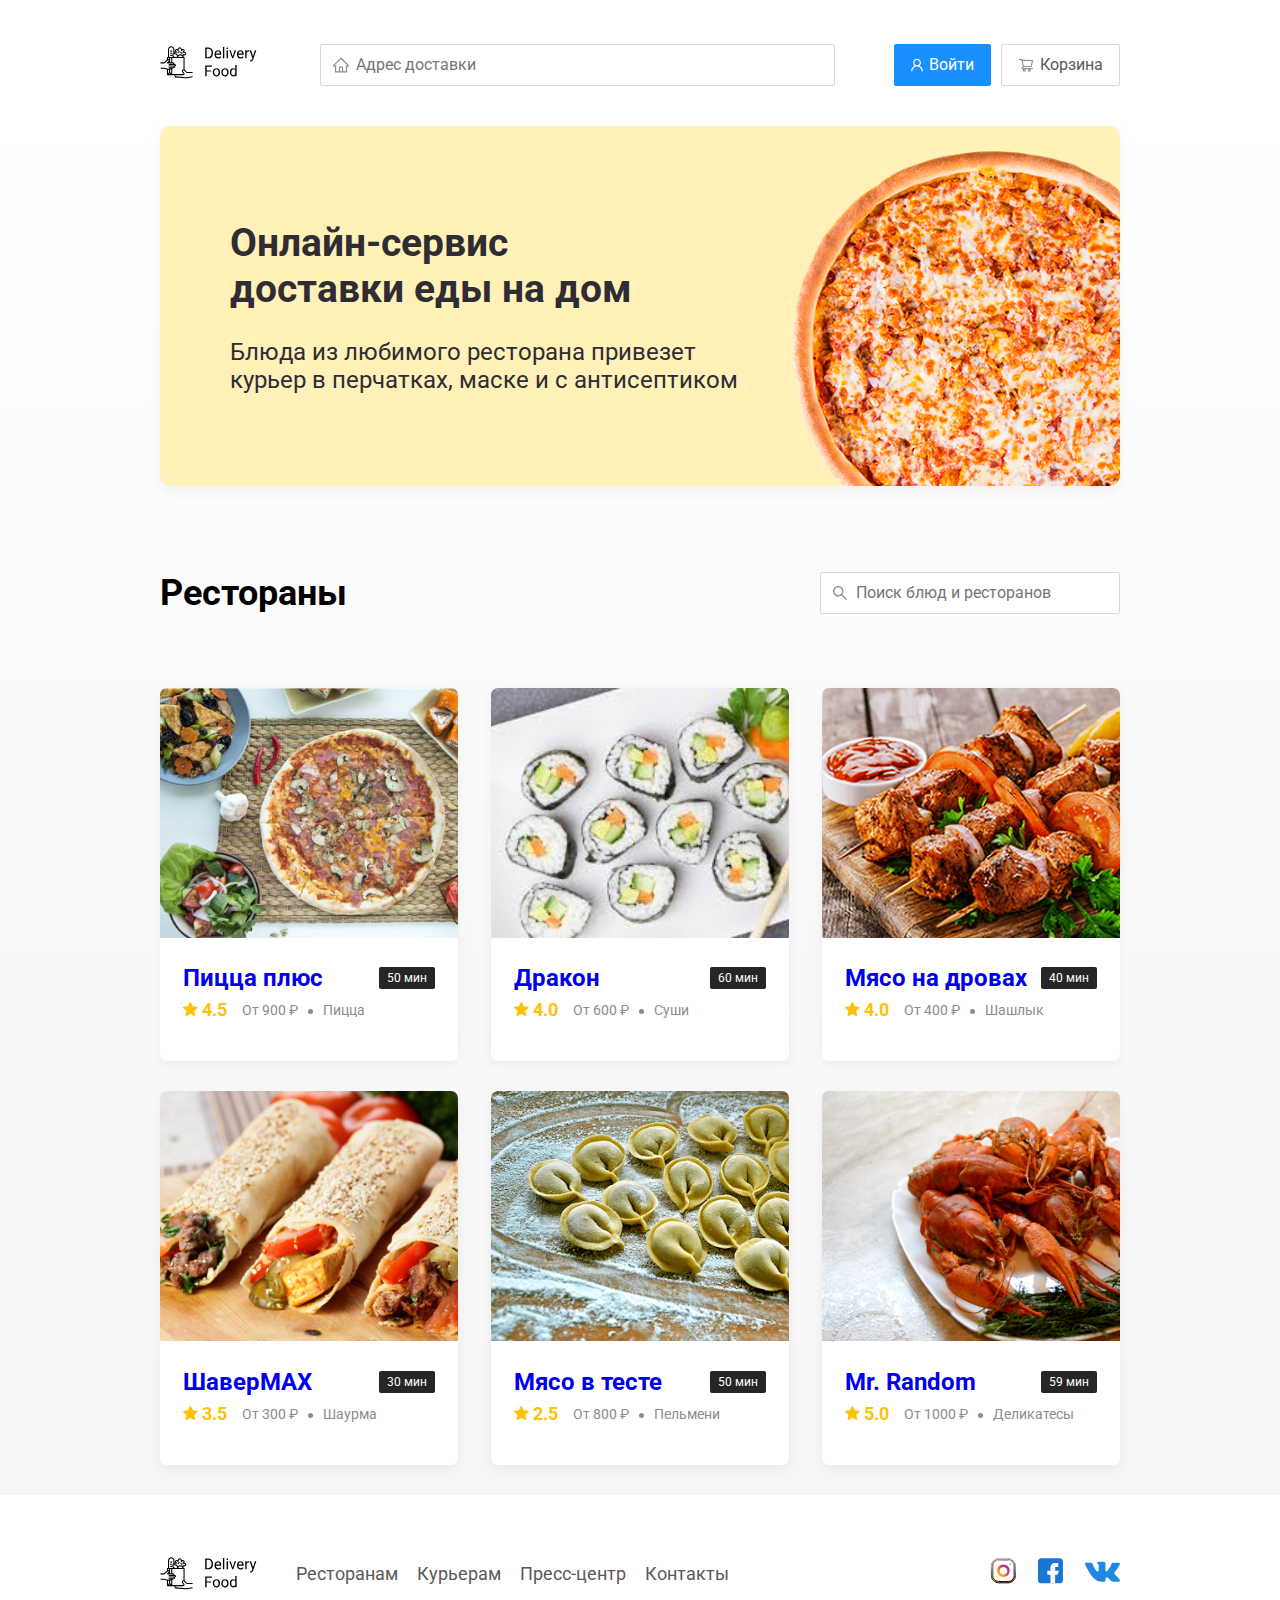
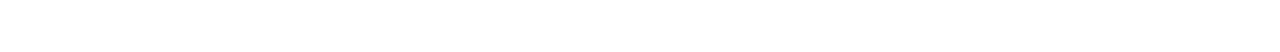
<file: index.html>
<!DOCTYPE html>
<html lang="ru">
<head>
    <meta charset="UTF-8">
    <meta name="viewport" content="width=device-width, initial-scale=1.0">
    <title>Delifery Food - доставка еды на дом</title>
    <link href="https://fonts.googleapis.com/css?family=Roboto:400,700&display=swap&subset=cyrillic" rel="stylesheet">
    <link rel="stylesheet" href="css/normalize.css">
    <link rel="stylesheet" href="css/style.css">
</head>
<body>
  <div class="container">
    <header class="header">
      <a href="index.html" class="logo">
        <img src="img\logo.svg" alt="Logo">
      </a>
        <input type="text" class="input input-adress" placeholder="Адрес доставки">
        <div class="buttons">
            <button class="button button-primary">
                <img src="img/user.svg" alt="user" class="button-icon">
                <span class="button-text">Войти</span>
            </button>
            <button class="button">
                <img src="img/shopping-cart.svg" alt="shopping-cart" class="button-icon">
                <span class="button-text">Корзина</span></button>
        </div>
    </header>
  </div>
  <!-- /.container -->

  <main class="main">
    <div class="container">
      <section class="promo">
        <h1 class="promo-title">Онлайн-сервис <br /> доставки еды на дом</h1>
        <p class="promo-text">Блюда из любимого ресторана привезет курьер в перчатках, маске и с антисептиком</p>
      </section>
  
      <section class="restaurants">
        <div class="section-heading">
          <h2 class="section-title">Рестораны</h2>
          <input type="text" class="input input-search" placeholder="Поиск блюд и ресторанов">
        </div>
        <div class="cards">
          <a href="restaurant.html" class="card"> 
            <img src="img/image.jpg" alt="image" class="card-image" />
            <div class="card-text">
              <div class="card-heading">
                <h3 class="card-title">Пицца плюс</h3>
                <span class="card-tag tag">50 мин</span>
              </div>
              <div class="card-info">
                <div class="rating"><img src="img/rating.svg" alt="rating" class="rating-star"> 4.5</div>
                <div class="price">От 900 ₽</div>
                <div class="category">Пицца</div>
              </div>
            </div>
          </a>
          <!-- /.card -->
          <a href="restaurant.html" class="card"> 
            <img src="img/dragon.jpg" alt="image" class="card-image" />
            <div class="card-text">
              <div class="card-heading">
                <h3 class="card-title">Дракон</h3>
                <span class="card-tag tag">60 мин</span>
              </div>
              <div class="card-info">
                <div class="rating"><img src="img/rating.svg" alt="rating" class="rating-star"> 4.0</div>
                <div class="price">От 600 ₽</div>
                <div class="category">Суши</div>
              </div>
            </div>
          </a>
          <!-- /.card -->
          <a href="restaurant.html" class="card"> 
            <img src="img/myaso.png" alt="image" class="card-image" />
            <div class="card-text">
              <div class="card-heading">
                <h3 class="card-title">Мясо на дровах</h3>
                <span class="card-tag tag">40 мин</span>
              </div>
              <div class="card-info">
                <div class="rating"><img src="img/rating.svg" alt="rating" class="rating-star"> 4.0</div>
                <div class="price">От 400 ₽</div>
                <div class="category">Шашлык</div>
              </div>
            </div>
          </a>
          <!-- /.card -->
          <a href="restaurant.html" class="card"> 
            <img src="img/shaurma.png" alt="image" class="card-image" />
            <div class="card-text">
              <div class="card-heading">
                <h3 class="card-title">ШаверМАХ</h3>
                <span class="card-tag tag">30 мин</span>
              </div>
              <div class="card-info">
                <div class="rating"><img src="img/rating.svg" alt="rating" class="rating-star"> 3.5</div>
                <div class="price">От 300 ₽</div>
                <div class="category">Шаурма</div>
              </div>
            </div>
          </a>
          <!-- /.card -->
          <a href="restaurant.html" class="card"> 
            <img src="img/pelmeni.png" alt="image" class="card-image" />
            <div class="card-text">
              <div class="card-heading">
                <h3 class="card-title">Мясо в тесте</h3>
                <span class="card-tag tag">50 мин</span>
              </div>
              <div class="card-info">
                <div class="rating"><img src="img/rating.svg" alt="rating" class="rating-star"> 2.5</div>
                <div class="price">От 800 ₽</div>
                <div class="category">Пельмени</div>
              </div>
            </div>
          </a>
          <!-- /.card -->
          <a href="restaurant.html" class="card"> 
            <img src="img/raki.png" alt="image" class="card-image" />
            <div class="card-text">
              <div class="card-heading">
                <h3 class="card-title">Mr. Random</h3>
                <span class="card-tag tag">59 мин</span>
              </div>
              <div class="card-info">
                <div class="rating"><img src="img/rating.svg" alt="rating" class="rating-star"> 5.0</div>
                <div class="price">От 1000 ₽</div>
                <div class="category">Деликатесы</div>
              </div>
            </div>
          </a>
          <!-- /.card -->
        </div>
        <!-- /.cards -->
        </div>
      </section>
    </div>
  </main>

  <footer class="footer">
    <div class="container">
      <div class="footer-block">
        <img src="img/logo.svg" alt="logo" class="logo footer-logo">
        <nav class="footer-nav">
          <a href="#" class="footer-link">Ресторанам </a>
          <a href="#" class="footer-link">Курьерам</a>
          <a href="#" class="footer-link">Пресс-центр</a>
          <a href="#" class="footer-link">Контакты</a>
        </nav>
        <div class="social-links">
          <a href="#" class="social-link"><img src="img/instagram.svg" alt="instagram"></a>
          <a href="#" class="social-link"><img src="img/facebook.svg" alt="facebook"></a>
          <a href="#" class="social-link"><img src="img/vk.svg" alt="vkontakte"></a>
        </div>
      </div>
    </div>
  </footer>

</body>
</html>
</file>
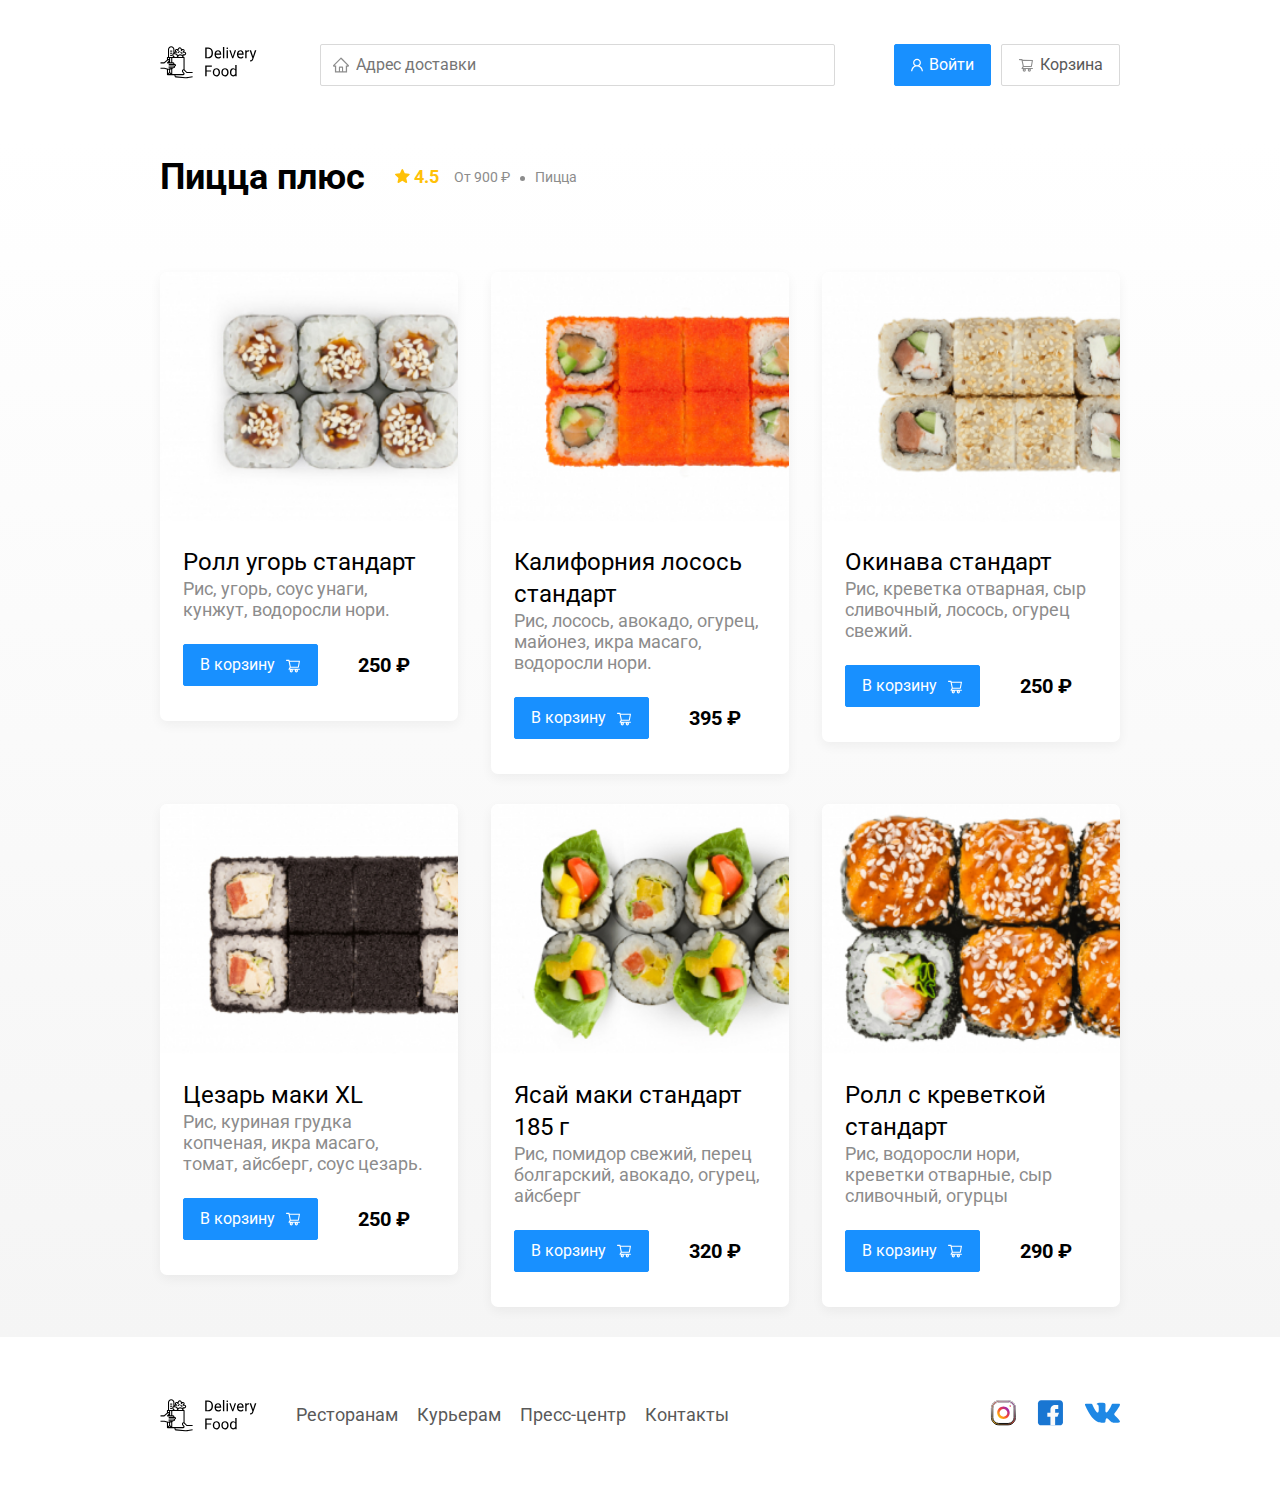
<file: restaurant.html>
<!DOCTYPE html>
<html lang="ru">
<head>
    <meta charset="UTF-8">
    <meta name="viewport" content="width=device-width, initial-scale=1.0">
    <title>Пицца плюс - доставка еды на дом</title>
    <link href="https://fonts.googleapis.com/css?family=Roboto:400,700&display=swap&subset=cyrillic" rel="stylesheet">
    <link rel="stylesheet" href="css/normalize.css">
    <link rel="stylesheet" href="css/animate.css">
    <link rel="stylesheet" href="css/style.css">
</head>
<body>
  <div class="container">
    <header class="header">
      <a href="index.html" class="logo animated bounce">
        <img src="img\logo.svg" alt="Logo">
      </a>
        <input type="text" class="input input-adress" placeholder="Адрес доставки">
        <div class="buttons">
            <button class="button button-primary">
                <img src="img/user.svg" alt="user" class="button-icon">
                <span class="button-text">Войти</span>
            </button>
            <button class="button" id="cart-button">
                <img src="img/shopping-cart.svg" alt="shopping-cart" class="button-icon">
                <span class="button-text">Корзина</span></button>
        </div>
    </header>
  </div>
  <!-- /.container -->

  <main class="main">
    <div class="container">
      <section class="restaurants">
        <div class="section-heading">
          <h2 class="section-title">Пицца плюс</h2>
          <div class="card-info">
            <div class="rating"><img src="img/rating.svg" alt="rating" class="rating-star"> 4.5</div>
            <div class="price">От 900 ₽</div>
            <div class="category">Пицца</div>
          </div>
        </div>
        <div class="cards">
          <div class="card wow fadeInLeft" data-wow-delay="0.2s"> 
            <img src="img/meal/001.jpg" alt="image" class="card-image" />
            <div class="card-text">
              <div class="card-heading">
                <h3 class="card-title card-title-reg">Ролл угорь стандарт</h3>
              </div>
              <div class="card-info">
                <div class="ingredients">Рис, угорь, соус унаги, кунжут, водоросли нори.</div>
              </div>
              <div class="card-buttons">
                <button class="button button-primary">
                  <span class="button-card-text">В корзину</span>
                  <img src="img/shopping-cart-white.svg" alt="shopping-cart" class="button-card-image">
                </button>
                <strong class="card-price-bold">250 ₽</strong>
              </div>
            </div>
          </div>
          <!-- /.card -->
          <div class="card wow fadeInUp" data-wow-delay="0.5s">
            <img src="img/meal/002.jpg" alt="image" class="card-image" />
            <div class="card-text">
              <div class="card-heading">
                <h3 class="card-title card-title-reg">Калифорния лосось стандарт</h3>
              </div>
              <div class="card-info">
                <div class="ingredients">Рис, лосось, авокадо, огурец, майонез, икра масаго, водоросли нори.</div>
              </div>
              <div class="card-buttons">
                <button class="button button-primary">
                  <span class="button-card-text">В корзину</span>
                  <img src="img/shopping-cart-white.svg" alt="shopping-cart" class="button-card-image">
                </button>
                <strong class="card-price-bold">395 ₽</strong>
              </div>
            </div>
          </div>
          <!-- /.card -->
          <div class="card wow fadeInRight" data-wow-delay="0.8s">
            <img src="img/meal/003.jpg" alt="image" class="card-image" />
            <div class="card-text">
              <div class="card-heading">
                <h3 class="card-title card-title-reg">Окинава стандарт</h3>
              </div>
              <div class="card-info">
                <div class="ingredients">Рис, креветка отварная, сыр сливочный, лосось, огурец свежий.</div>
              </div>
              <div class="card-buttons">
                <button class="button button-primary">
                  <span class="button-card-text">В корзину</span>
                  <img src="img/shopping-cart-white.svg" alt="shopping-cart" class="button-card-image">
                </button>
                <strong class="card-price-bold">250 ₽</strong>
              </div>
            </div>
          </div>
          <!-- /.card -->
          <div class="card wow fadeInLeft" data-wow-delay="0.2s">
            <img src="img/meal/004.jpg" alt="image" class="card-image" />
            <div class="card-text">
              <div class="card-heading">
                <h3 class="card-title card-title-reg">Цезарь маки XL</h3>
              </div>
              <div class="card-info">
                <div class="ingredients">Рис, куриная грудка копченая, икра масаго, томат, айсберг, соус цезарь.</div>
              </div>
              <div class="card-buttons">
                <button class="button button-primary">
                  <span class="button-card-text">В корзину</span>
                  <img src="img/shopping-cart-white.svg" alt="shopping-cart" class="button-card-image">
                </button>
                <strong class="card-price-bold">250 ₽</strong>
              </div>
            </div>
          </div>
          <!-- /.card -->
          <div class="card wow fadeInUp" data-wow-delay="0.5s">
            <img src="img/meal/005.jpg" alt="image" class="card-image" />
            <div class="card-text">
              <div class="card-heading">
                <h3 class="card-title card-title-reg">Ясай маки стандарт 185 г</h3>
              </div>
              <div class="card-info">
                <div class="ingredients">Рис, помидор свежий, перец болгарский, авокадо, огурец, айсберг</div>
              </div>
              <div class="card-buttons">
                <button class="button button-primary">
                  <span class="button-card-text">В корзину</span>
                  <img src="img/shopping-cart-white.svg" alt="shopping-cart" class="button-card-image">
                </button>
                <strong class="card-price-bold">320 ₽</strong>
              </div>
            </div>
          </div>
          <!-- /.card -->
          <div class="card wow fadeInRight" data-wow-delay="0.8s">
            <img src="img/meal/006.jpg" alt="image" class="card-image" />
            <div class="card-text">
              <div class="card-heading">
                <h3 class="card-title card-title-reg">Ролл с креветкой стандарт</h3>
              </div>
              <div class="card-info">
                <div class="ingredients">Рис, водоросли нори, креветки отварные, сыр сливочный, огурцы</div>
              </div>
              <div class="card-buttons">
                <button class="button button-primary">
                  <span class="button-card-text">В корзину</span>
                  <img src="img/shopping-cart-white.svg" alt="shopping-cart" class="button-card-image">
                </button>
                <strong class="card-price-bold">290 ₽</strong>
              </div>
            </div>
          </div>
          <!-- /.card -->
        </div>
        <!-- /.cards -->
        </div>
      </section>
    </div>
  </main>

  <footer class="footer">
    <div class="container">
      <div class="footer-block">
        <img src="img/logo.svg" alt="logo" class="logo footer-logo">
        <nav class="footer-nav">
          <a href="#" class="footer-link">Ресторанам </a>
          <a href="#" class="footer-link">Курьерам</a>
          <a href="#" class="footer-link">Пресс-центр</a>
          <a href="#" class="footer-link">Контакты</a>
        </nav>
        <div class="social-links">
          <a href="#" class="social-link"><img src="img/instagram.svg" alt="instagram"></a>
          <a href="#" class="social-link"><img src="img/facebook.svg" alt="facebook"></a>
          <a href="#" class="social-link"><img src="img/vk.svg" alt="vkontakte"></a>
        </div>
      </div>
    </div>
  </footer>
    
  <div class="modal">
    <div class="modal-dialog">
      <div class="modal-header">
        <h3 class="modal-title">Корзина</h3>
        <button class="close">&times;</button>
      </div>
      <div class="modal-body">
        <div class="food-row">
          <span class="food-name">Ролл угорь стандарт</span>
          <strong class="food-price">250 ₽</strong>
          <div class="food-counter">
            <button class="counter-button">-</button>
            <span class="counter">1</span>
            <button class="counter-button">+</button>
          </div>
        </div>
        <div class="food-row">
          <span class="food-name">Ролл угорь стандарт</span>
          <strong class="food-price">250 ₽</strong>
          <div class="food-counter">
            <button class="counter-button">-</button>
            <span class="counter">1</span>
            <button class="counter-button">+</button>
          </div>
        </div>
        <div class="food-row">
          <span class="food-name">Ролл угорь стандарт</span>
          <strong class="food-price">250 ₽</strong>
          <div class="food-counter">
            <button class="counter-button">-</button>
            <span class="counter">1</span>
            <button class="counter-button">+</button>
          </div>
        </div>
        <div class="food-row">
          <span class="food-name">Ролл угорь стандарт</span>
          <strong class="food-price">250 ₽</strong>
          <div class="food-counter">
            <button class="counter-button">-</button>
            <span class="counter">1</span>
            <button class="counter-button">+</button>
          </div>
        </div>
      </div>
      <div class="modal-footer">
        <span class="modal-pricetag">1250 ₽</span>
        <div class="footer-buttons">
          <button class="button button-primary">Оформить заказ</button>
          <button class="button">Отмена</button>
        </div>
      </div>
    </div>
    <!-- /.modal-dialog -->
  </div>
  <script src="js/wow.min.js"></script>
  <script src="js/main.js"></script>
</body>
</html>
</file>
<file: css/style.css>
* {
    box-sizing: border-box;
}
body {
    font-family: 'Roboto', sans-serif;
    padding-top: 44px;
}
.container {
    max-width: 1200px;
    margin: auto;
}
.header {
    display: flex;
    align-items: center;
    justify-content: space-between;
    margin-bottom: 40px;
}
.input {
    background: #FFFFFF;
    border: 1px solid #D9D9D9;
    border-radius: 2px;
    font-size: 16px;
    line-height: 24px;
    padding: 8px;
    padding-left: 35px;
    background-repeat: no-repeat;
    background-position: left 11px center;  
}
.input-adress {    
    flex: 0.8;
    background-image: url(../img/home.svg);
}
.input-search {
    width: 300px;
    background-image: url(../img/search.svg);
    margin-left: auto;
}
.buttons {
    display: flex;
    align-items: center;
}
.button {
    display: flex;
    align-items: center;
    padding: 8px 16px;
    background: #FFFFFF;
    border: 1px solid #D9D9D9;
    box-sizing: border-box;
    box-shadow: 0px 0px 2px rgba(0, 0, 0, 0.0015);
    border-radius: 2px;
    color: #595959;
    font-size: 16px;
    line-height: 24px;
}
.button-primary{
    background: #1890FF;
    border: 1px solid #1890FF;   
    color: #fff;
    margin-right: 10px;
}
.button-icon {
    margin-right: 6px;
}
.button-card-text {
    margin-right: 10px;
}
.promo {
    box-shadow: 0px 7px 12px rgba(158, 158, 163, 0.1);
    background: #FFF1B8 url(../img/pizza.png) no-repeat top 20px right -30px / 500px;
    border-radius: 10px;
    padding: 68px 70px;
    margin-bottom: 56px;
}
.promo-title {
    font-style: normal;
    font-weight: bold;
    font-size: 39px;
    line-height: 46px;
    color: #302C34;
}
.promo-text {
    max-width: 538px;
    font-style: normal;
    font-weight: normal;
    font-size: 24px;
    line-height: 28px;
    color: #302C34;
}
.main {
    background: linear-gradient(180deg, rgba(245, 245, 245, 0) 1.04%, #F5F5F5 100%);
}
.section-heading {
    display: flex;
    align-items: center;
    margin-bottom: 44px;
}
.section-title {
    font-style: normal;
    font-weight: bold;
    font-size: 36px;
    line-height: 42px;
    color: #000000;
    margin-right: 30px;
}
.cards {
    display: flex;
    align-items: flex-start;
    justify-content: space-between;
    flex-wrap: wrap;
}
.card {
    background: #FFFFFF;
    box-shadow: 0px 4px 12px rgba(0, 0, 0, 0.05);
    border-radius: 7px;
    overflow: hidden;
    margin-bottom: 30px;
    flex-basis: 31%;
    text-decoration: none;
}
.card-image {
    width: 384px;
    height: 250px;
    object-fit: cover;
}
.card-text {
    padding-top: 20px;
    padding-bottom: 35px;
    padding-left: 23px;
    padding-right: 23px;
}
.card-heading {
    display: flex;
    align-items: center;
    justify-content: space-between;
}
.card-title {
    margin: 0;
    font-style: normal;
    font-weight: bold;
    font-size: 24px;
    line-height: 32px;
}
.card-title-reg {
    font-weight: 400;
}
.card-tag {
    font-style: normal;
    font-weight: normal;
    font-size: 12px;
    line-height: 20px;
    color: #fff;
    background: #262626;
    border-radius: 2px;
    padding: 1px 8px;
}
.card-info {
    display: flex;
    align-items: center;
    flex-wrap: wrap;
}
.card-buttons {
    display: flex;
    align-items: center;
    margin-top: 24px;
}
.card-price-bold {
    font-weight: bold;
    font-size: 20px;
    line-height: 32px;
    margin-left: 30px;
}
.rating {
    margin-right: 26px;
    color: #FFC107;
    font-style: normal;
    font-weight: bold;
    font-size: 18px;
    line-height: 32px;
}
.price, 
.category {
    color: #8C8C8C;
    font-size: 18px;
    line-height: 32px;
}
.price {
    margin-right: 10px;
}
.ingredients {
    color: #8C8C8C;
    font-size: 18px;
    line-height: 21px;
}
.category {
    text-overflow: ellipsis;
    overflow: hidden;
    white-space: nowrap;
    max-width: 150px;
}
.price:after {
    content: "";
    width: 5px;
    height: 5px;
    background-color: #8C8C8C;
    display: inline-block;
    vertical-align: middle;
    border-radius: 50%;
    margin-left: 10px;
}
.footer {
    padding: 60px 0;
}
.footer-block {
    display: flex;
    align-items: center;
    justify-content: space-between;
}
.footer-nav {
    margin-left: 35px;
    margin-right: auto;
}
.footer-link {
    display: inline-block;
    color: #595959;
    text-decoration: none;
    font-style: normal;
    font-weight: normal;
    font-size: 18px;
    line-height: 21px;
}
.footer-link:not(:last-child) {
    margin-right: 15px;
}
.social-links {
    display: flex;
    align-items: center;

}
.social-link:not(:last-child) {
    margin-right: 21px;
}

.modal{
    position: fixed;
    left: 0;
    top: 0;
    width: 100%;
    height: 100%;
    background: rgba(0, 0, 0, 0.4);
    display: none;
}
.is-open {
    display: flex;
}
.modal-dialog {
    max-width: 780px;
    width: 95%;
    /* min-height: 552px; */
    background: #FFFFFF;
    border-radius: 5px;
    margin: auto;
    padding: 40px 45px;
}
.modal-header {
    display: flex;
    align-items: center;
    justify-content: space-between;
    margin-bottom: 45px;
}
.modal-title {
    margin: 0;
    font-weight: bold;
    font-size: 36px;
    line-height: 42px;
}
.close {
    font-size: 36px;
    border: none;
    background-color: transparent;
}
.modal-body {
    margin-bottom: 52px;
}
.food-row {
    display: flex;
    align-items: flex-start;
    justify-content: space-between;
    padding-bottom: 8px;
    border-bottom: 1px solid #D9D9D9;
    margin-bottom: 15px;
}
.food-name {
    font-weight: normal;
    font-size: 18px;
    line-height: 32px;
}
.food-price {
    font-weight: bold;
    font-size: 20px;
    line-height: 32px;
    margin-left: auto;
    margin-right: 47px;
}
.food-counter {
    display: flex;
    align-items: center;
}
.counter-button {
    display: flex;
    align-items: center;
    justify-content: center;
    width: 39px;
    height: 32px;
    background: #FFFFFF;
    border: 1px solid #40A9FF;
    box-sizing: border-box;
    border-radius: 2px;
    font-weight: 500;
    font-size: 14px;
    line-height: 22px;
    color: #40A9FF;
}
.counter {
    font-size: 16px;
    line-height: 24px;
    margin-left: 10px;
    margin-right: 10px;  
}
.modal-footer {
    display: flex;
    align-items: center;
    justify-content: space-between;
}
.footer-buttons {
    display: flex;
    align-items: center;
}
.modal-pricetag {
    background: #262626;
    border-radius: 5px;
    color: #FFFFFF;
    padding: 15px 20px;
}

@media (max-width: 1366px) {
    .container {
        max-width: 960px;
    }
    .promo {
        background-position: top right -100px;
        background-size: 450px;
    }
    .rating {
    margin-right: 15px;    
    }
    .category, 
    .price {
        font-size: 14px;
    }
}
@media (max-width: 992px) {
    .container {
        max-width: 750px;
    }
    .promo {
        padding: 50px;
        background-size: 359px;
        background-position: center right -125px;
    }
    .promo-text {
        font-size: 18px;
        max-width: 400px;
    }
    .card {
        flex-basis: 49%;
    }
    .footer-link {
        font-size: 16px;
    }
}
@media (max-width: 768px) {
    .container {
        max-width: 560px;
    }
    .card-info {
        flex-wrap: wrap;
    }
    .card .rating {
        flex-basis: 100%;
    }
    .card-title {
        font-size: 18px;
    }
    .promo {
        background-size: 300px;
        background-position: bottom 40px right -110px;
    }
    .promo-title {
        font-size: 24px;
        line-height: 1.4;
    }
    .promo-text {
        margin-top: 0;
    }
}
@media (max-width: 578px) {
    .container {
        width: 90%;
    }
    .header {
        flex-wrap: wrap;
    }
    .input-adress {
        margin-top: 15px;
        order: 5;
        flex: 1;
    }
    .promo {
        background-image: none;
    }
    .promo-title {
        margin-bottom: 10px;
    }
    .section-title {
        font-size: 20px;
    }
    .card {
        flex-basis: 100%;
    }
    .card-image {
        margin-left: 0;
        width: 100%;
    }
    .footer {
        padding: 30px 0;
    }
    .footer-block {
        align-items: flex-start;
    }
    .footer-nav {
        margin-left: 0;
        margin-right: 0;
        order: 0;
        display: flex;
        flex-direction: column;
    }
    .footer-logo {
        margin-right: 15px;
        order: 1;
    }
    .social-links {
        order: 2;
    }
}
@media (max-width: 480) {
    .button-text {
        display: none;
    }
    .button-icon {
        margin: 0;
    }
    .button {
        min-height: 40px;
    }
    .promo {
        padding: 20px;
    }
    .section-heading {
        flex-wrap: wrap;
    }
    .footer-block {
        flex-wrap: wrap;
        flex-direction: column;
        align-items: center;
    }
    .footer-logo {
        order: 0;
        margin-bottom: 20px;
    }
    .footer-nav {
        margin-bottom: 20px;
        text-align: center;
    }
    .footer-link:not(last-child) {
        margin-right: 0;
    }

}
</file>
